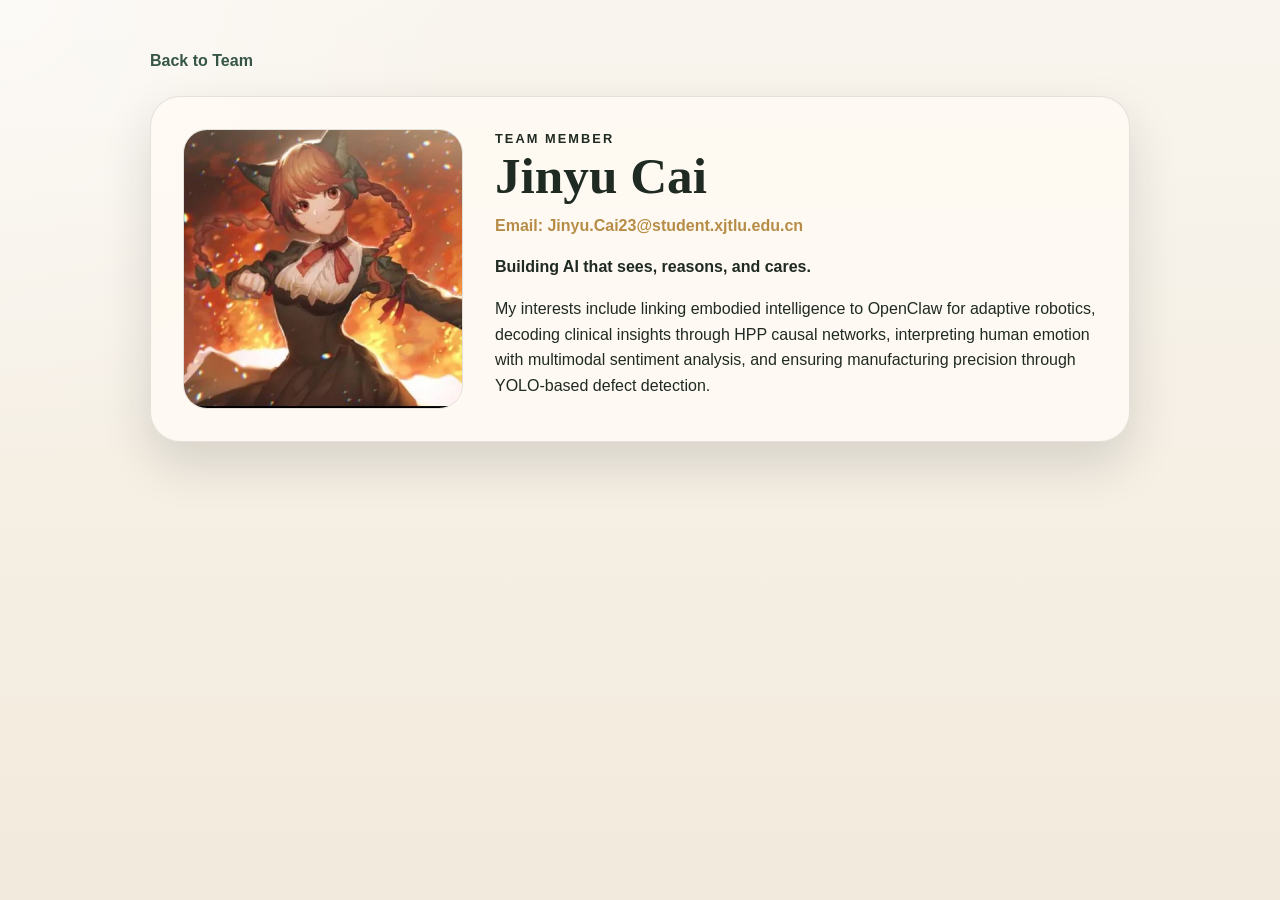
<file: member-1.html>
<!DOCTYPE html>
<html lang="en">
<head>
    <meta charset="UTF-8">
    <meta name="viewport" content="width=device-width, initial-scale=1.0">
    <title>Member 1 - Suzhou Garden Odyssey</title>
    <link rel="stylesheet" href="style.css">
</head>
<body class="detail-page">
    <main class="detail-shell">
        <a class="back-link" href="index.html#team">Back to Team</a>
        <section class="detail-card">
            <img class="detail-photo" src="images/jinyu-cai.jpg" alt="Jinyu Cai">
            <div class="detail-copy">
                <p class="section-kicker">Team Member</p>
                <h1>Jinyu Cai</h1>
                <p class="detail-email">Email: Jinyu.Cai23@student.xjtlu.edu.cn</p>
                <p>
                    <strong>Building AI that sees, reasons, and cares.</strong>
                </p>
                <p>
                    My interests include linking embodied intelligence to OpenClaw for adaptive
                    robotics, decoding clinical insights through HPP causal networks, interpreting
                    human emotion with multimodal sentiment analysis, and ensuring manufacturing
                    precision through YOLO-based defect detection.
                </p>
            </div>
        </section>
    </main>
</body>
</html>
</file>
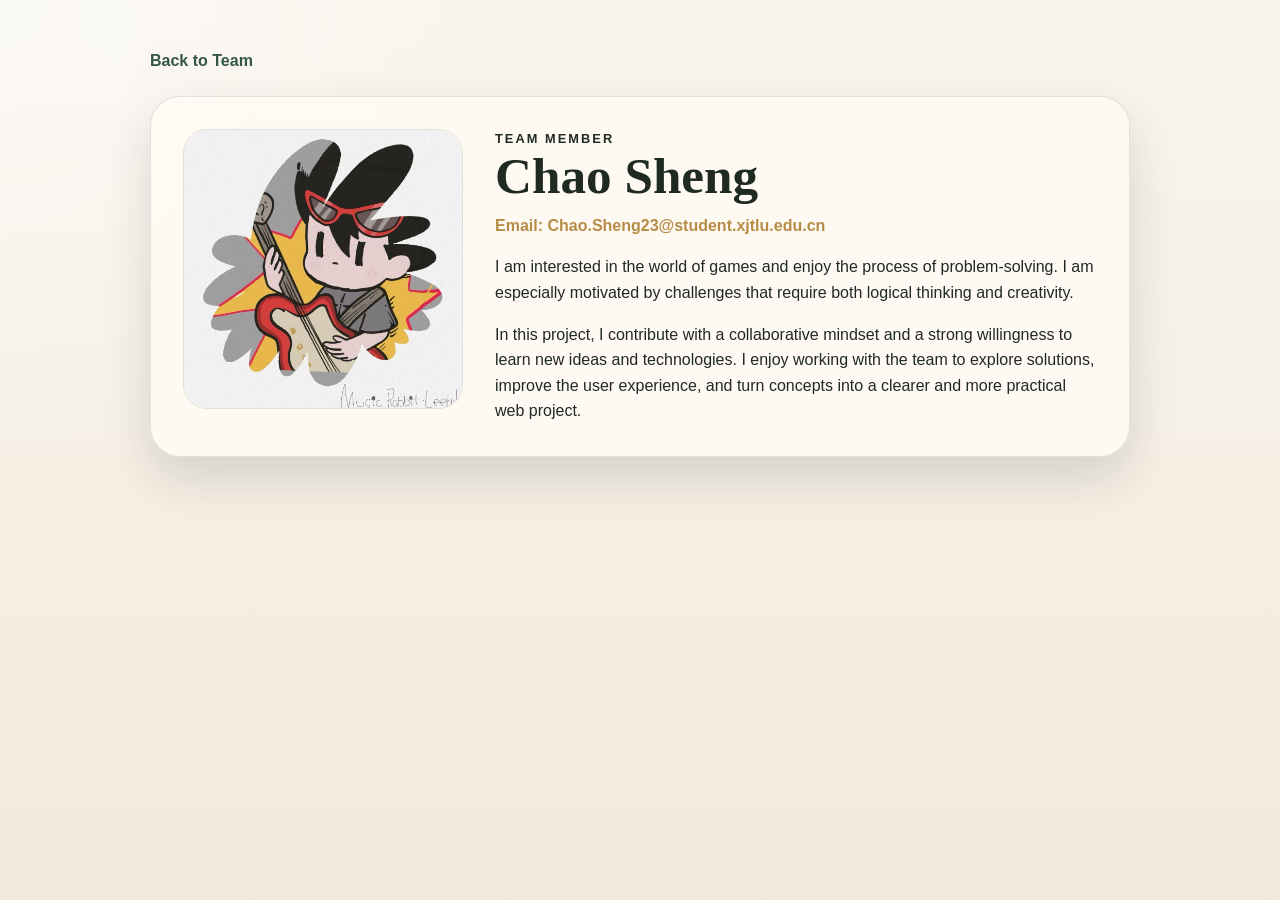
<file: member-2.html>
<!DOCTYPE html>
<html lang="en">
<head>
    <meta charset="UTF-8">
    <meta name="viewport" content="width=device-width, initial-scale=1.0">
    <title>Member 2 - Suzhou Garden Odyssey</title>
    <link rel="stylesheet" href="style.css">
</head>
<body class="detail-page">
    <main class="detail-shell">
        <a class="back-link" href="index.html#team">Back to Team</a>
        <section class="detail-card">
            <img class="detail-photo" src="images/chao-sheng.jpg" alt="Chao Sheng">
            <div class="detail-copy">
                <p class="section-kicker">Team Member</p>
                <h1>Chao Sheng</h1>
                <p class="detail-email">Email: Chao.Sheng23@student.xjtlu.edu.cn</p>
                <p>
                    I am interested in the world of games and enjoy the process of
                    problem-solving. I am especially motivated by challenges that require both
                    logical thinking and creativity.
                </p>
                <p>
                    In this project, I contribute with a collaborative mindset and a strong
                    willingness to learn new ideas and technologies. I enjoy working with the
                    team to explore solutions, improve the user experience, and turn concepts
                    into a clearer and more practical web project.
                </p>
            </div>
        </section>
    </main>
</body>
</html>
</file>
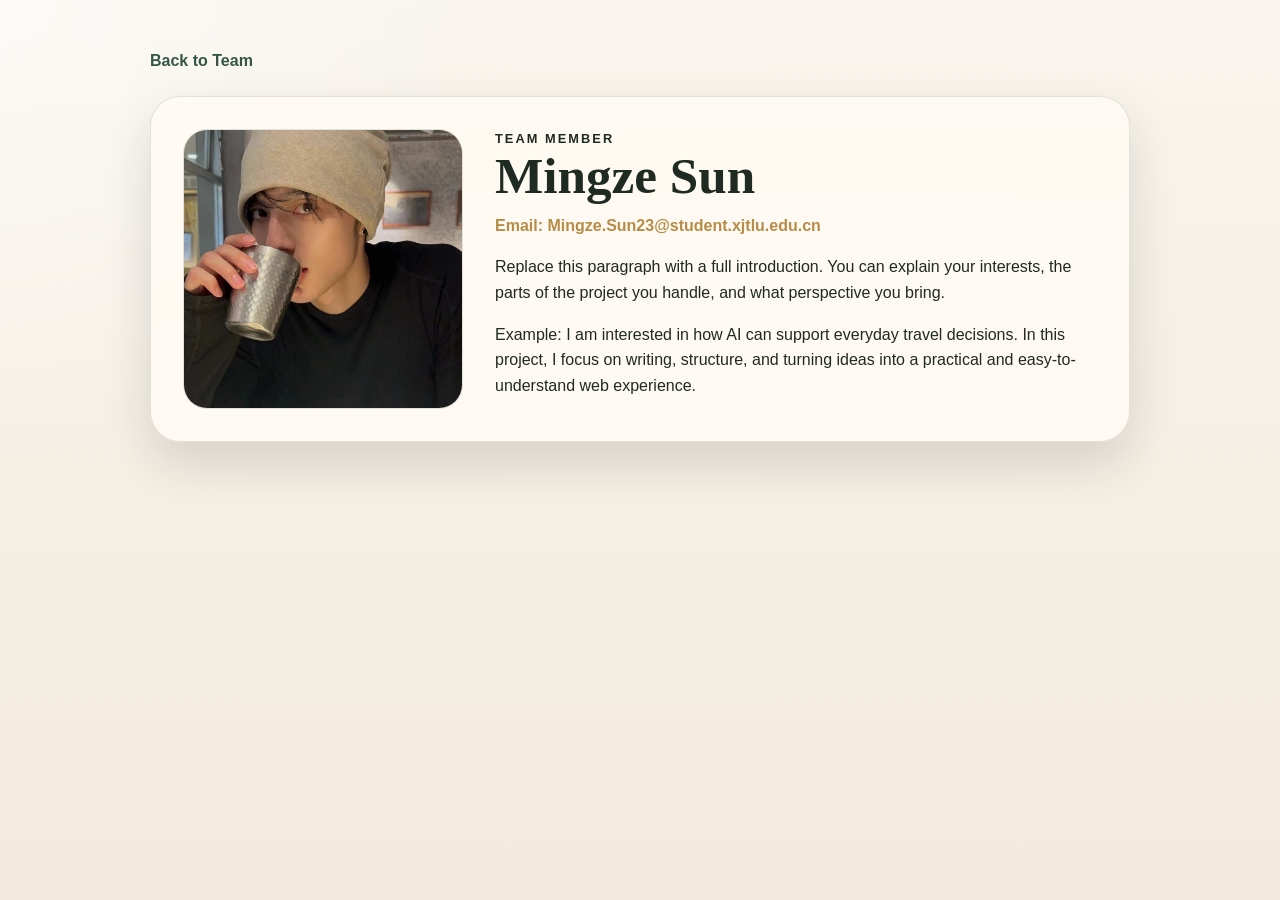
<file: member-3.html>
<!DOCTYPE html>
<html lang="en">
<head>
    <meta charset="UTF-8">
    <meta name="viewport" content="width=device-width, initial-scale=1.0">
    <title>Member 3 - Suzhou Garden Odyssey</title>
    <link rel="stylesheet" href="style.css">
</head>
<body class="detail-page">
    <main class="detail-shell">
        <a class="back-link" href="index.html#team">Back to Team</a>
        <section class="detail-card">
            <img class="detail-photo" src="images/mingze-sun.jpg" alt="Mingze Sun">
            <div class="detail-copy">
                <p class="section-kicker">Team Member</p>
                <h1>Mingze Sun</h1>
                <p class="detail-email">Email: Mingze.Sun23@student.xjtlu.edu.cn</p>
                <p>
                    Replace this paragraph with a full introduction. You can explain your
                    interests, the parts of the project you handle, and what perspective you bring.
                </p>
                <p>
                    Example: I am interested in how AI can support everyday travel decisions.
                    In this project, I focus on writing, structure, and turning ideas into a
                    practical and easy-to-understand web experience.
                </p>
            </div>
        </section>
    </main>
</body>
</html>
</file>
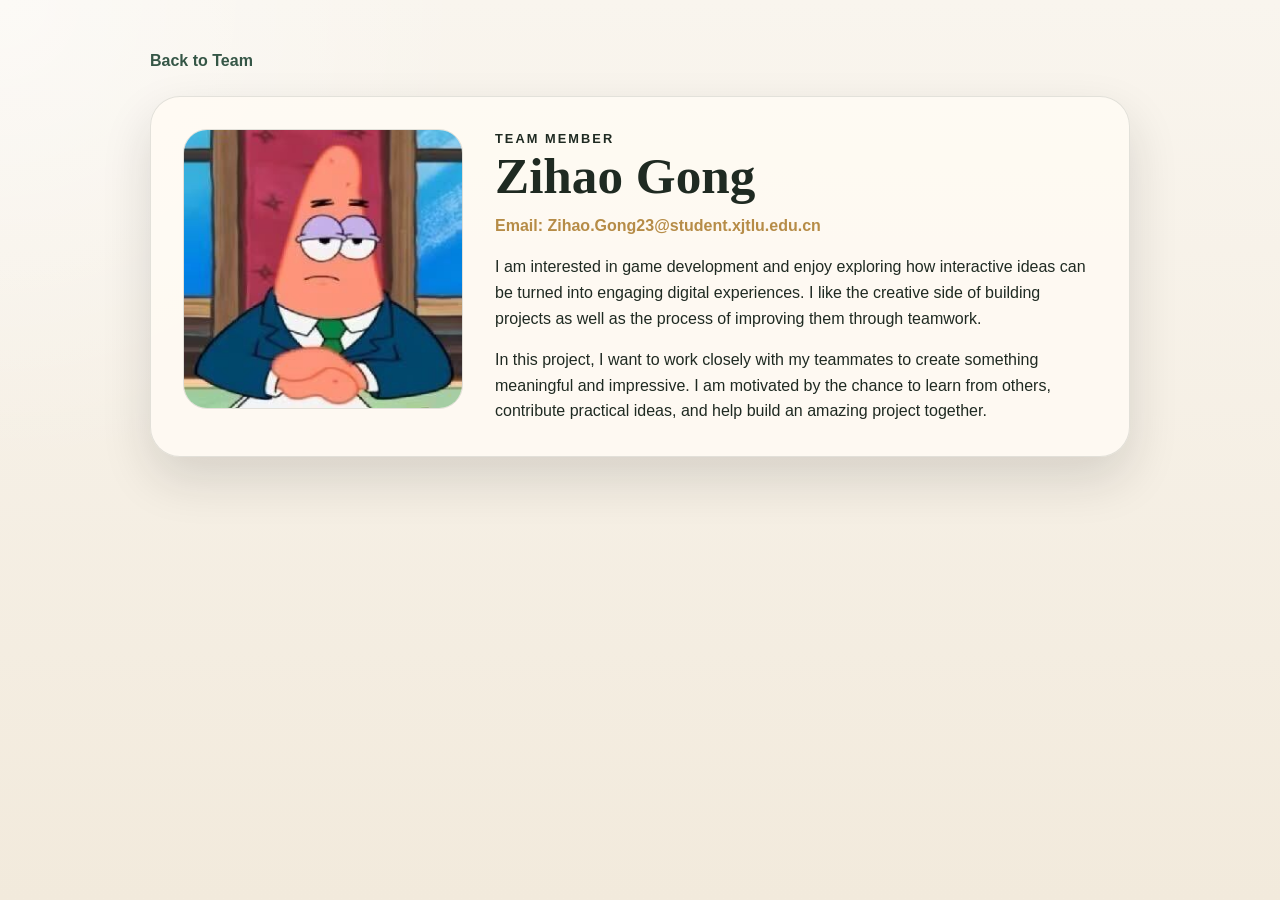
<file: member-4.html>
<!DOCTYPE html>
<html lang="en">
<head>
    <meta charset="UTF-8">
    <meta name="viewport" content="width=device-width, initial-scale=1.0">
    <title>Member 4 - Suzhou Garden Odyssey</title>
    <link rel="stylesheet" href="style.css">
</head>
<body class="detail-page">
    <main class="detail-shell">
        <a class="back-link" href="index.html#team">Back to Team</a>
        <section class="detail-card">
            <img class="detail-photo" src="images/zihao-gong.jpg" alt="Zihao Gong">
            <div class="detail-copy">
                <p class="section-kicker">Team Member</p>
                <h1>Zihao Gong</h1>
                <p class="detail-email">Email: Zihao.Gong23@student.xjtlu.edu.cn</p>
                <p>
                    I am interested in game development and enjoy exploring how interactive
                    ideas can be turned into engaging digital experiences. I like the creative
                    side of building projects as well as the process of improving them through
                    teamwork.
                </p>
                <p>
                    In this project, I want to work closely with my teammates to create
                    something meaningful and impressive. I am motivated by the chance to learn
                    from others, contribute practical ideas, and help build an amazing project
                    together.
                </p>
            </div>
        </section>
    </main>
</body>
</html>
</file>
<file: style.css>
:root {
    --ink: #1f2a22;
    --muted: #5e675f;
    --paper: #f7f2e8;
    --paper-deep: #efe5d1;
    --jade: #355646;
    --jade-soft: #6e8b74;
    --gold: #b68c47;
    --line: rgba(31, 42, 34, 0.12);
    --shadow: 0 22px 50px rgba(25, 30, 26, 0.14);
}

* {
    box-sizing: border-box;
}

html {
    scroll-behavior: smooth;
}

body {
    margin: 0;
    font-family: "Segoe UI", "Helvetica Neue", Arial, sans-serif;
    color: var(--ink);
    background:
        radial-gradient(circle at top left, rgba(255, 255, 255, 0.5), transparent 30%),
        linear-gradient(180deg, #f9f5ee 0%, #f2eadc 100%);
    line-height: 1.6;
}

a {
    color: inherit;
    text-decoration: none;
}

.hero {
    min-height: 100vh;
    padding: 1.5rem clamp(1.2rem, 3vw, 3rem) 3rem;
    background:
        linear-gradient(180deg, rgba(19, 28, 24, 0.32), rgba(19, 28, 24, 0.56)),
        url("caption.jpg") center/cover no-repeat;
    color: #fffaf1;
    display: flex;
    flex-direction: column;
}

.site-nav {
    display: flex;
    align-items: center;
    justify-content: space-between;
    gap: 1rem;
    padding: 0.6rem 0;
}

.brand {
    font-family: Georgia, "Times New Roman", serif;
    font-size: 1.15rem;
    letter-spacing: 0.08em;
    text-transform: uppercase;
}

.nav-links {
    display: flex;
    flex-wrap: wrap;
    gap: 1rem;
    font-size: 0.95rem;
}

.nav-links a {
    padding-bottom: 0.2rem;
    border-bottom: 1px solid transparent;
}

.nav-links a:hover,
.nav-links a:focus-visible {
    border-color: rgba(255, 250, 241, 0.8);
}

.hero-content {
    max-width: 760px;
    margin: auto 0;
    padding: 5rem 0 3rem;
}

.eyebrow,
.section-kicker,
.persona-label {
    margin: 0 0 0.75rem;
    text-transform: uppercase;
    letter-spacing: 0.16em;
    font-size: 0.8rem;
    font-weight: 700;
}

.hero h1 {
    margin: 0;
    font-family: Georgia, "Times New Roman", serif;
    font-size: clamp(3rem, 7vw, 5.8rem);
    line-height: 0.95;
    max-width: 9ch;
}

.hero-subtitle {
    margin: 1.5rem 0 0;
    max-width: 38rem;
    font-size: clamp(1.05rem, 2vw, 1.3rem);
    color: rgba(255, 250, 241, 0.92);
}

.hero-button {
    display: inline-block;
    margin-top: 2rem;
    padding: 0.95rem 1.4rem;
    background: rgba(255, 250, 241, 0.92);
    color: var(--jade);
    border-radius: 999px;
    font-weight: 700;
    box-shadow: 0 10px 30px rgba(17, 24, 21, 0.2);
}

.section {
    width: min(1120px, calc(100% - 2.4rem));
    margin: 0 auto;
    padding: 5.5rem 0;
}

.section-heading {
    margin-bottom: 2rem;
}

.section-heading h2 {
    margin: 0;
    font-family: Georgia, "Times New Roman", serif;
    font-size: clamp(2rem, 4vw, 3rem);
    line-height: 1.05;
}

.section-note {
    max-width: 42rem;
    margin: 0.9rem 0 0;
    color: var(--muted);
}

.overview-grid,
.team-grid,
.persona-grid {
    display: grid;
    gap: 1.4rem;
}

.overview-grid {
    grid-template-columns: repeat(auto-fit, minmax(220px, 1fr));
}

.team-grid {
    grid-template-columns: repeat(auto-fit, minmax(220px, 1fr));
}

.persona-grid {
    grid-template-columns: repeat(auto-fit, minmax(320px, 1fr));
}

.info-card,
.team-card,
.persona-card,
.ai-card {
    background: rgba(255, 251, 244, 0.78);
    backdrop-filter: blur(8px);
    border: 1px solid var(--line);
    border-radius: 28px;
    box-shadow: var(--shadow);
}

.info-card {
    padding: 1.6rem;
}

.info-card h3,
.team-card h3,
.persona-card h3 {
    margin: 0 0 0.6rem;
    font-family: Georgia, "Times New Roman", serif;
    font-size: 1.5rem;
}

.team-section,
.ai-section {
    position: relative;
}

.team-section::before,
.ai-section::before {
    content: "";
    position: absolute;
    inset: 1.4rem 0 1.4rem;
    background: linear-gradient(135deg, rgba(182, 140, 71, 0.08), rgba(53, 86, 70, 0.1));
    border-radius: 36px;
    z-index: -1;
}

.team-card {
    padding: 1.5rem;
}

.team-card-link {
    color: inherit;
    display: block;
}

.team-card-link:hover .team-card,
.team-card-link:focus-visible .team-card {
    transform: translateY(-4px);
    box-shadow: 0 26px 55px rgba(25, 30, 26, 0.18);
}

.member-photo {
    width: 100%;
    aspect-ratio: 1 / 1;
    margin-bottom: 1.2rem;
    border-radius: 22px;
    display: block;
    object-fit: cover;
    border: 1px solid var(--line);
}

.member-email,
.detail-email {
    margin: 0 0 0.65rem;
    color: var(--gold);
    font-weight: 700;
}

.team-card,
.info-card,
.persona-card,
.ai-card {
    transition: transform 0.2s ease, box-shadow 0.2s ease;
}

.member-intro,
.info-card p,
.persona-meta,
.persona-card p,
.ai-card p {
    margin: 0;
}

.persona-card {
    padding: 1.8rem;
    border-top: 4px solid var(--gold);
}

.secondary-persona {
    border-top-color: var(--jade-soft);
}

.persona-header {
    margin-bottom: 1.3rem;
}

.persona-meta {
    color: var(--muted);
}

.persona-block + .persona-block {
    margin-top: 1rem;
}

.persona-block h4 {
    margin: 0 0 0.4rem;
    font-size: 1rem;
    text-transform: uppercase;
    letter-spacing: 0.08em;
    color: var(--jade);
}

.persona-block ul {
    margin: 0;
    padding-left: 1.2rem;
}

.ai-card {
    padding: 1.8rem;
    max-width: 900px;
}

.ai-card p + p {
    margin-top: 1rem;
}

.site-footer {
    padding: 2rem 1.2rem 3rem;
    text-align: center;
    color: var(--muted);
    font-size: 0.95rem;
}

.detail-page {
    min-height: 100vh;
}

.detail-shell {
    width: min(980px, calc(100% - 2rem));
    margin: 0 auto;
    padding: 3rem 0 4rem;
}

.back-link {
    display: inline-block;
    margin-bottom: 1.4rem;
    color: var(--jade);
    font-weight: 700;
}

.detail-card {
    display: grid;
    grid-template-columns: minmax(220px, 280px) 1fr;
    gap: 2rem;
    padding: 2rem;
    background: rgba(255, 251, 244, 0.86);
    border: 1px solid var(--line);
    border-radius: 30px;
    box-shadow: var(--shadow);
}

.detail-photo {
    width: 100%;
    aspect-ratio: 1 / 1;
    border-radius: 24px;
    display: block;
    object-fit: cover;
    border: 1px solid var(--line);
}

.detail-copy h1 {
    margin: 0 0 0.6rem;
    font-family: Georgia, "Times New Roman", serif;
    font-size: clamp(2rem, 4vw, 3.2rem);
    line-height: 1.05;
}

.detail-copy p {
    margin: 0;
}

.detail-copy p + p {
    margin-top: 1rem;
}

@media (max-width: 720px) {
    .site-nav {
        align-items: flex-start;
        flex-direction: column;
    }

    .hero {
        min-height: 88vh;
    }

    .hero-content {
        padding-top: 4rem;
    }

    .hero h1 {
        max-width: none;
    }

    .section {
        width: min(1120px, calc(100% - 1.4rem));
        padding: 4rem 0;
    }

    .detail-card {
        grid-template-columns: 1fr;
        padding: 1.4rem;
    }
}
</file>
